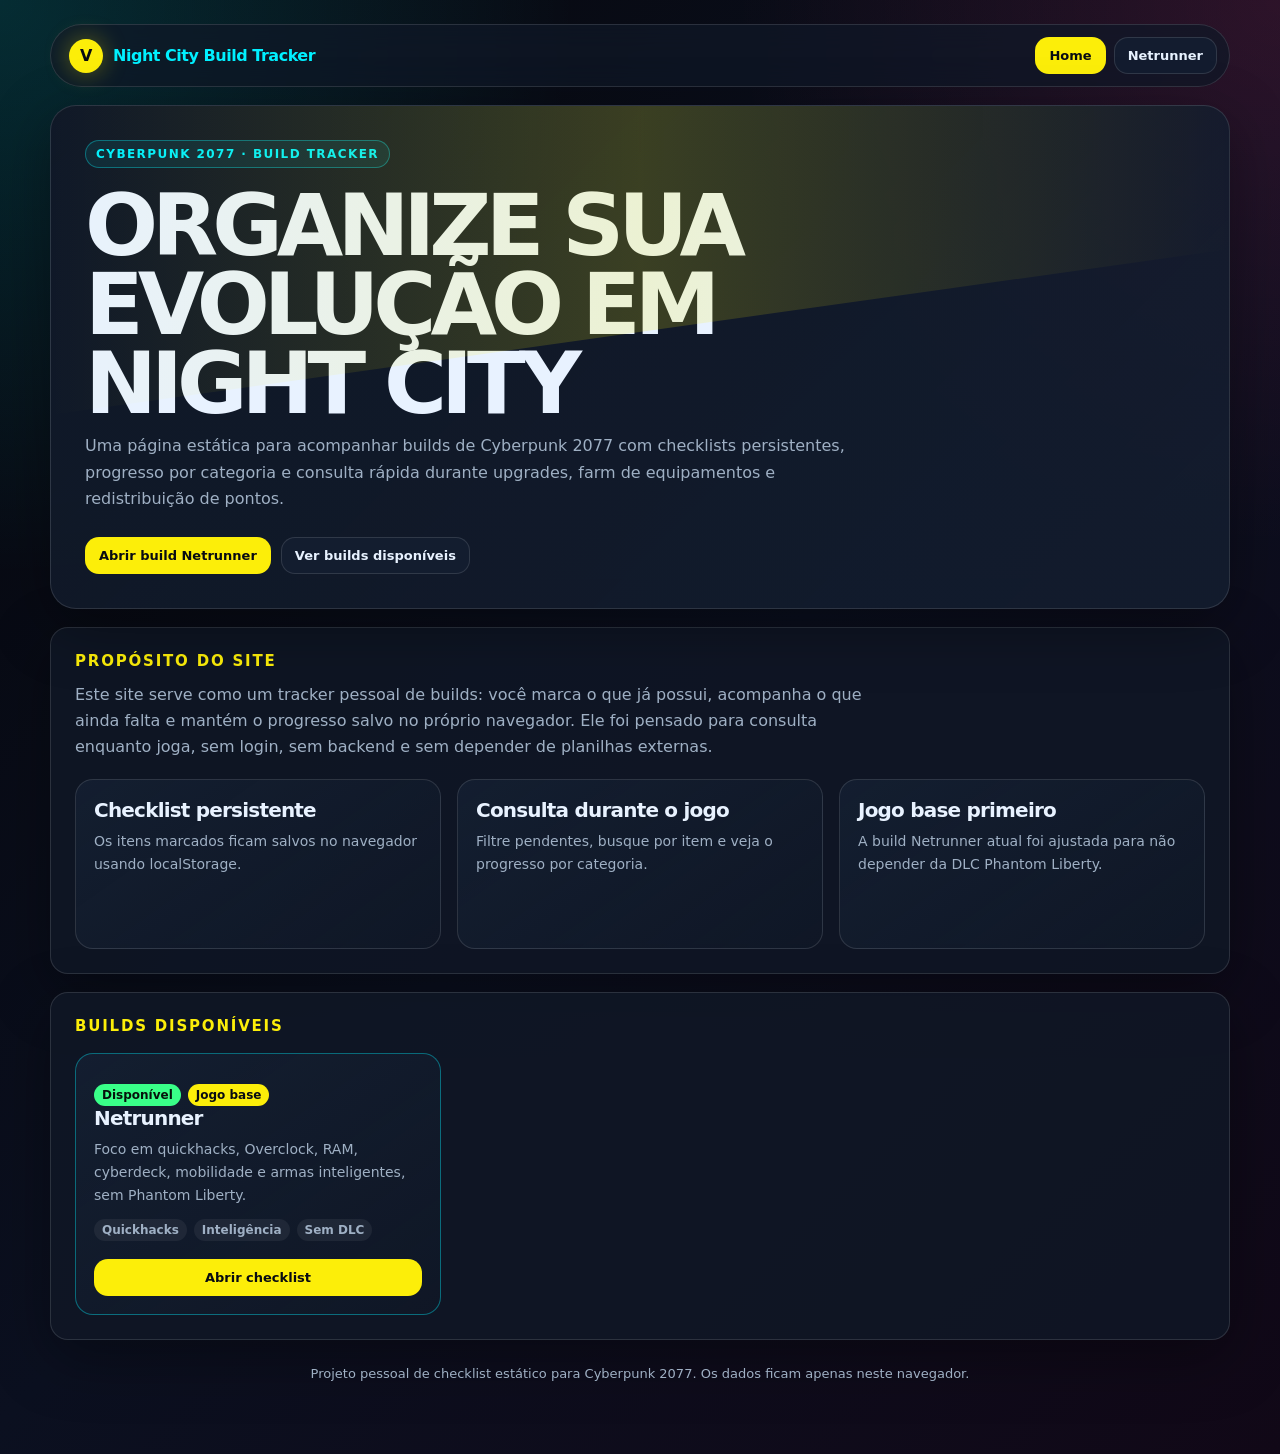
<file: index.html>
<!doctype html>
<html lang="pt-BR">
  <head>
    <meta charset="utf-8" />
    <meta name="viewport" content="width=device-width, initial-scale=1" />
    <title>Cyberpunk 2077 — Build Tracker</title>
    <link rel="stylesheet" href="./assets/styles.css" />
  </head>
  <body>
    <main class="app">
      <header class="topbar">
        <a class="brand" href="./index.html">
          <span class="brand-mark">V</span>
          <span>Night City Build Tracker</span>
        </a>
        <nav class="nav-actions" aria-label="Navegação principal">
          <a class="button primary" href="./index.html">Home</a>
          <a class="button" href="./builds/netrunner.html">Netrunner</a>
        </nav>
      </header>

      <section class="hero">
        <div class="kicker">Cyberpunk 2077 · Build Tracker</div>
        <h1>Organize sua evolução em Night City</h1>
        <p>
          Uma página estática para acompanhar builds de Cyberpunk 2077 com
          checklists persistentes, progresso por categoria e consulta rápida
          durante upgrades, farm de equipamentos e redistribuição de pontos.
        </p>
        <div class="hero-actions">
          <a class="button primary" href="./builds/netrunner.html"
            >Abrir build Netrunner</a
          >
          <a class="button" href="#builds">Ver builds disponíveis</a>
        </div>
      </section>

      <section class="home-section">
        <h2>Propósito do site</h2>
        <p>
          Este site serve como um tracker pessoal de builds: você marca o que já
          possui, acompanha o que ainda falta e mantém o progresso salvo no
          próprio navegador. Ele foi pensado para consulta enquanto joga, sem
          login, sem backend e sem depender de planilhas externas.
        </p>
        <div class="home-grid">
          <article class="feature-card">
            <strong>Checklist persistente</strong>
            <p>
              Os itens marcados ficam salvos no navegador usando localStorage.
            </p>
          </article>
          <article class="feature-card">
            <strong>Consulta durante o jogo</strong>
            <p>
              Filtre pendentes, busque por item e veja o progresso por
              categoria.
            </p>
          </article>
          <article class="feature-card">
            <strong>Jogo base primeiro</strong>
            <p>
              A build Netrunner atual foi ajustada para não depender da DLC
              Phantom Liberty.
            </p>
          </article>
        </div>
      </section>

      <section id="builds" class="home-section">
        <h2>Builds disponíveis</h2>
        <div class="home-grid">
          <article class="build-card available">
            <div>
              <div class="tag-row">
                <span class="tag success">Disponível</span
                ><span class="tag priority">Jogo base</span>
              </div>
              <h3>Netrunner</h3>
              <p>
                Foco em quickhacks, Overclock, RAM, cyberdeck, mobilidade e
                armas inteligentes, sem Phantom Liberty.
              </p>
              <div class="tag-row">
                <span class="tag">Quickhacks</span>
                <span class="tag">Inteligência</span>
                <span class="tag">Sem DLC</span>
              </div>
            </div>
            <a class="button primary" href="./builds/netrunner.html"
              >Abrir checklist</a
            >
          </article>

          <!-- <article class="build-card locked">
          <div>
            <div class="tag-row"><span class="tag soon">Planejada</span></div>
            <h3>Solo / Berserk</h3>
            <p>Espaço reservado para uma build focada em Body, resistência, armas pesadas e combate direto.</p>
            <div class="tag-row"><span class="tag">Body</span><span class="tag">Shotguns</span><span class="tag">Melee</span></div>
          </div>
          <button type="button" disabled>Em breve</button>
        </article>

        <article class="build-card locked">
          <div>
            <div class="tag-row"><span class="tag soon">Planejada</span></div>
            <h3>Shinobi / Sandevistan</h3>
            <p>Espaço reservado para uma build de Reflexes, katanas, mobilidade, crítico e Sandevistan.</p>
            <div class="tag-row"><span class="tag">Reflexes</span><span class="tag">Katana</span><span class="tag">Speed</span></div>
          </div>
          <button type="button" disabled>Em breve</button>
        </article> -->
        </div>
      </section>

      <p class="footer">
        Projeto pessoal de checklist estático para Cyberpunk 2077. Os dados
        ficam apenas neste navegador.
      </p>
    </main>
  </body>
</html>
</file>
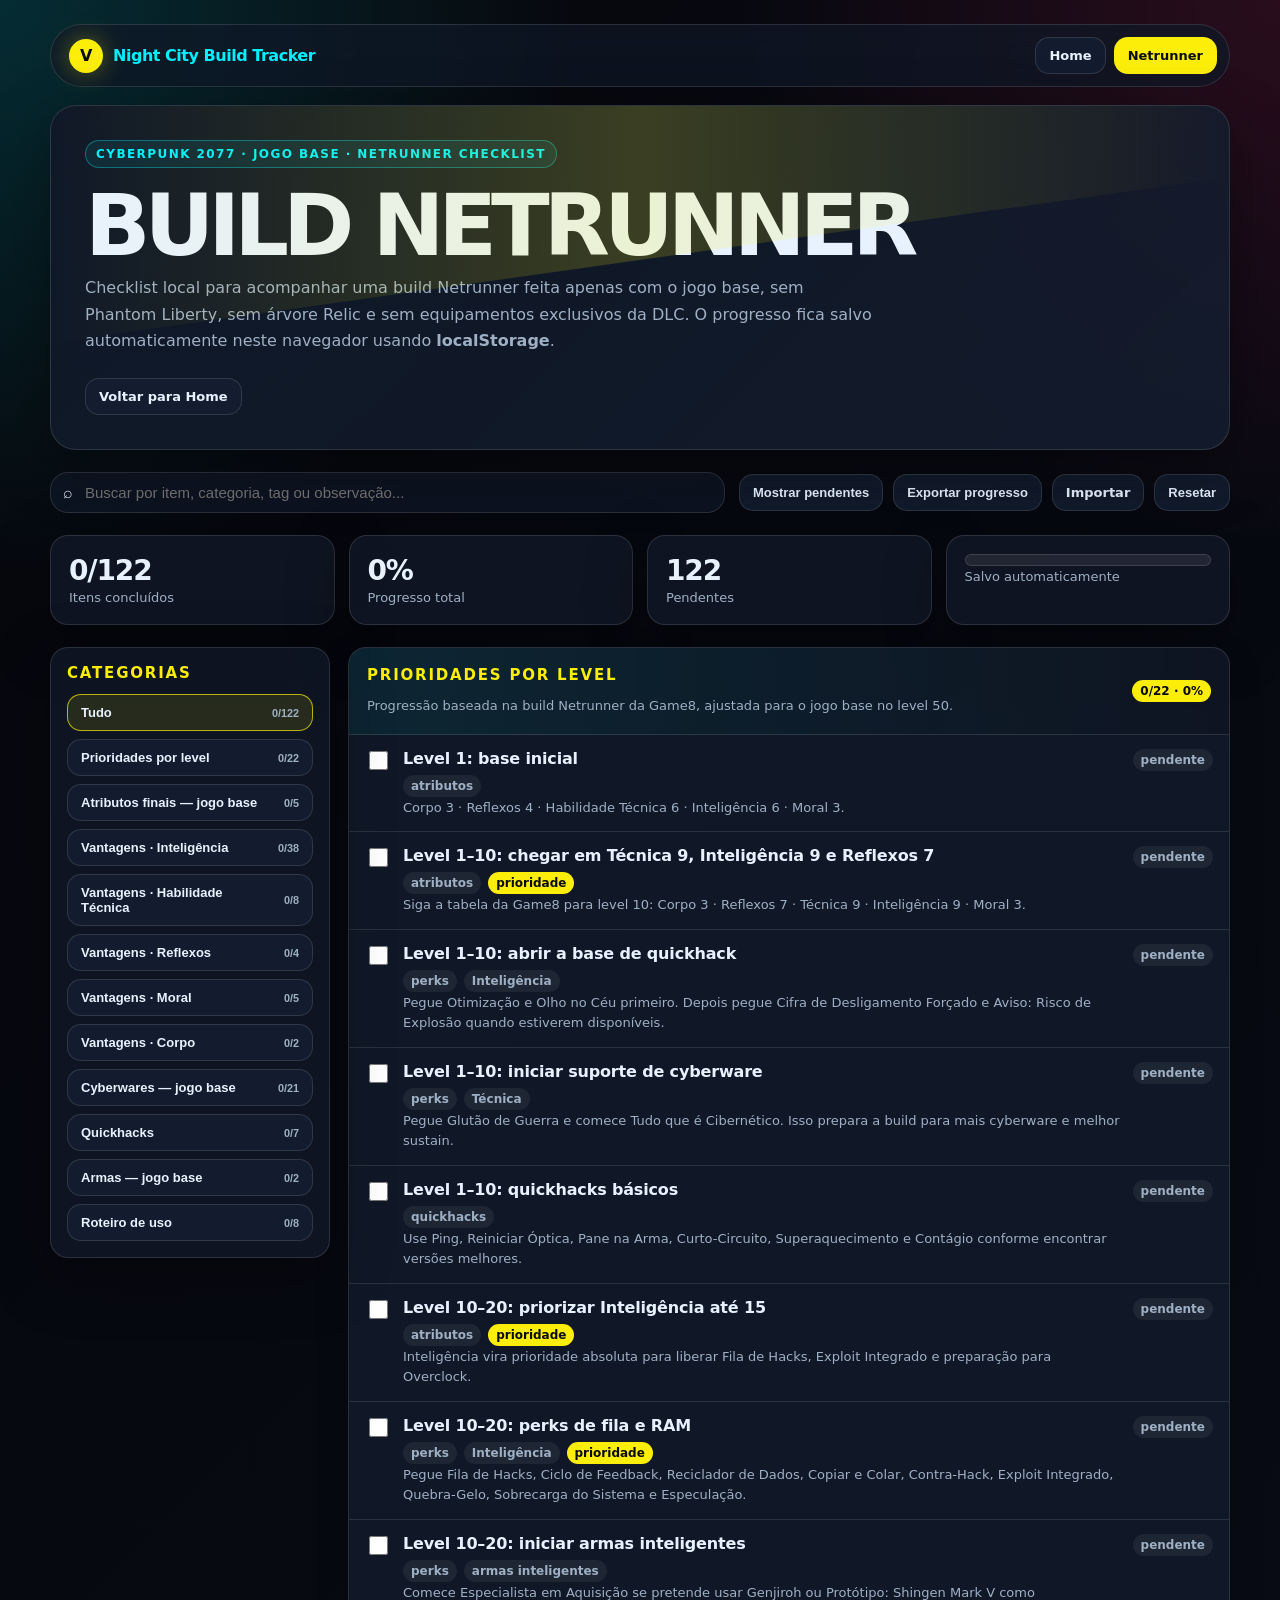
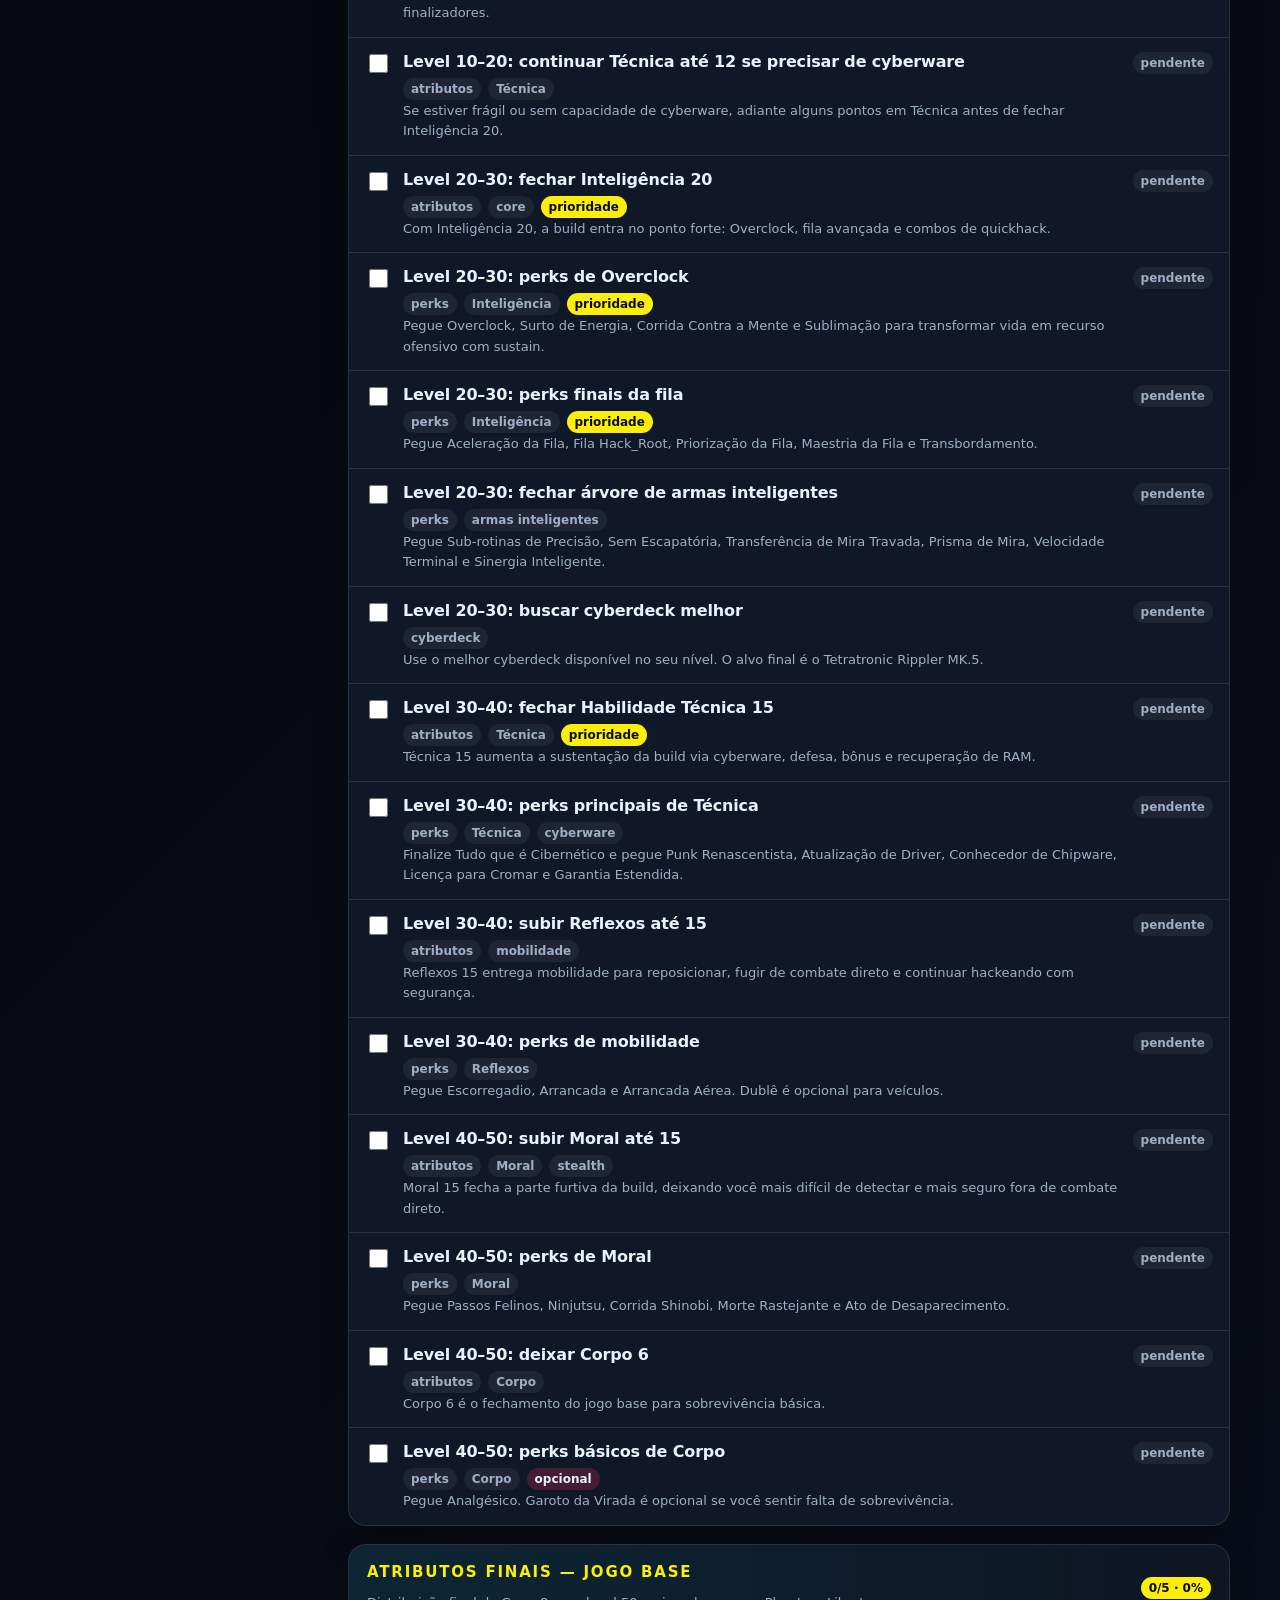
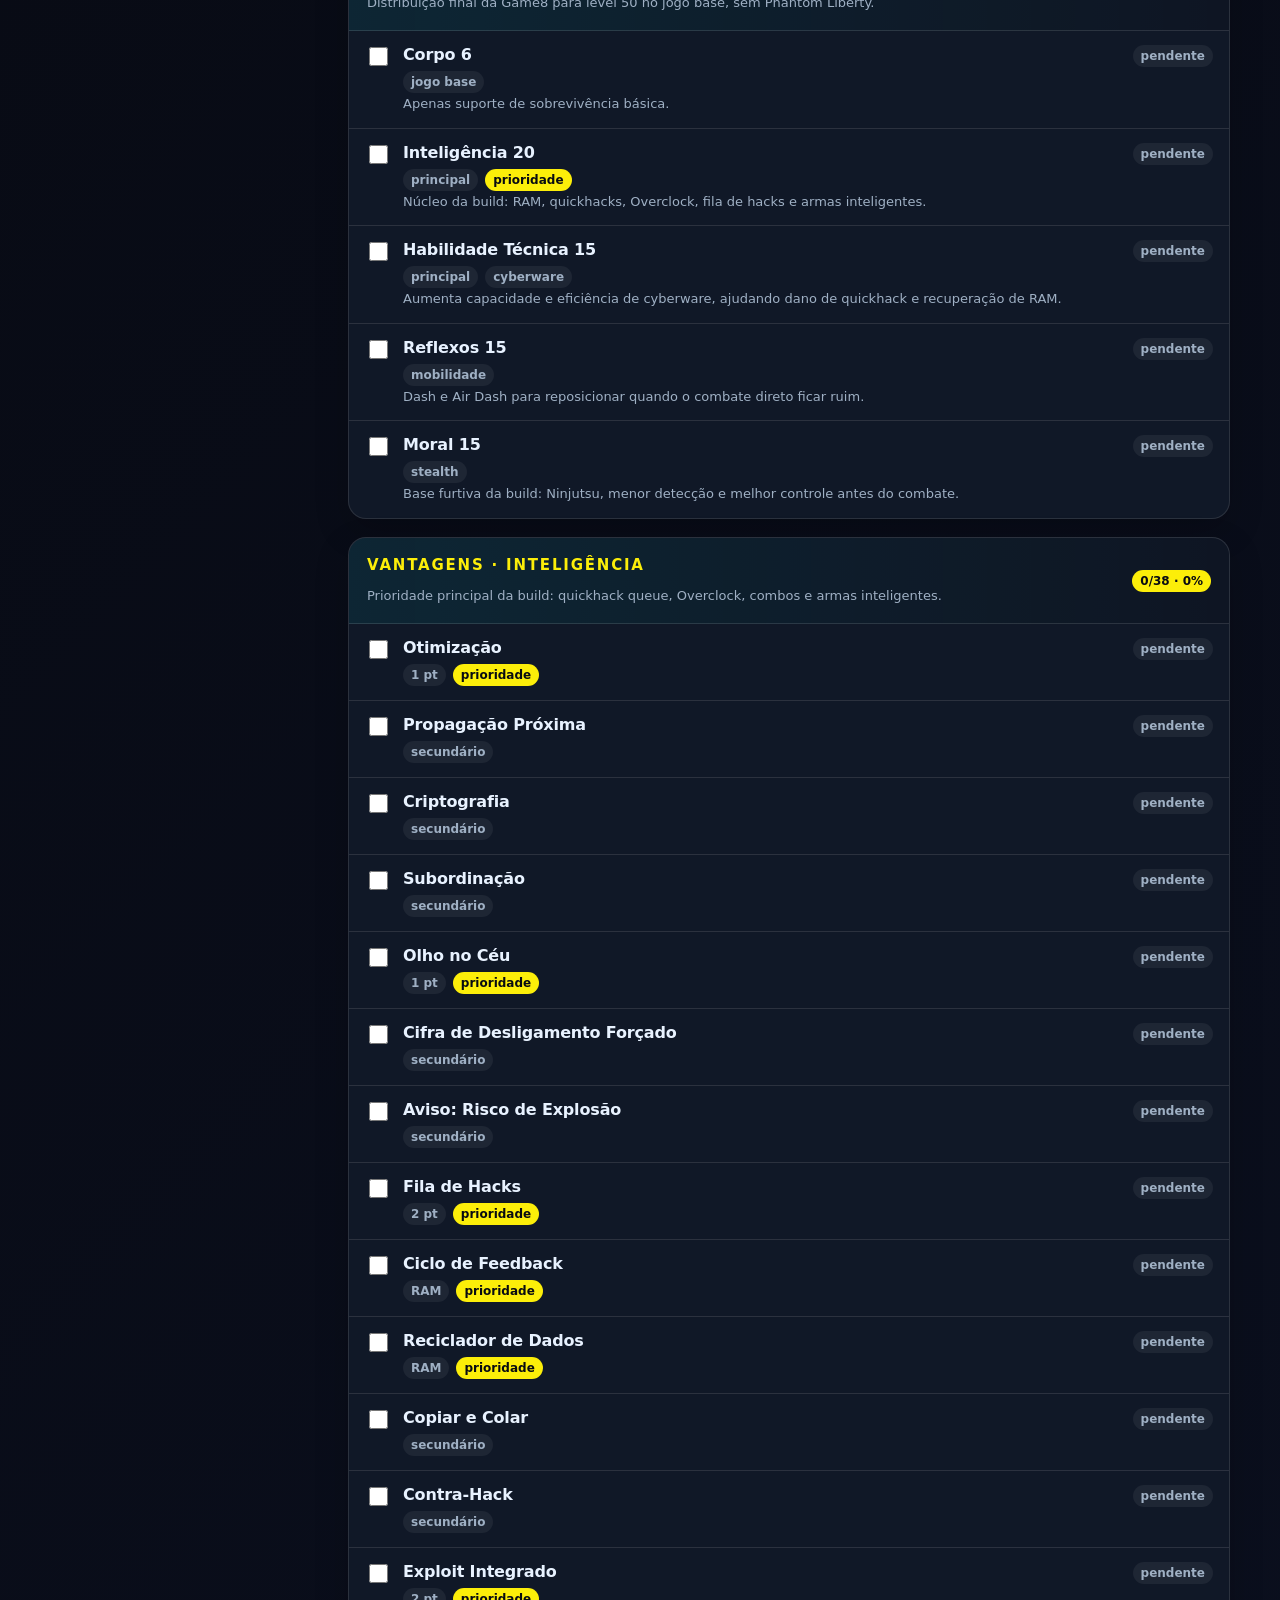
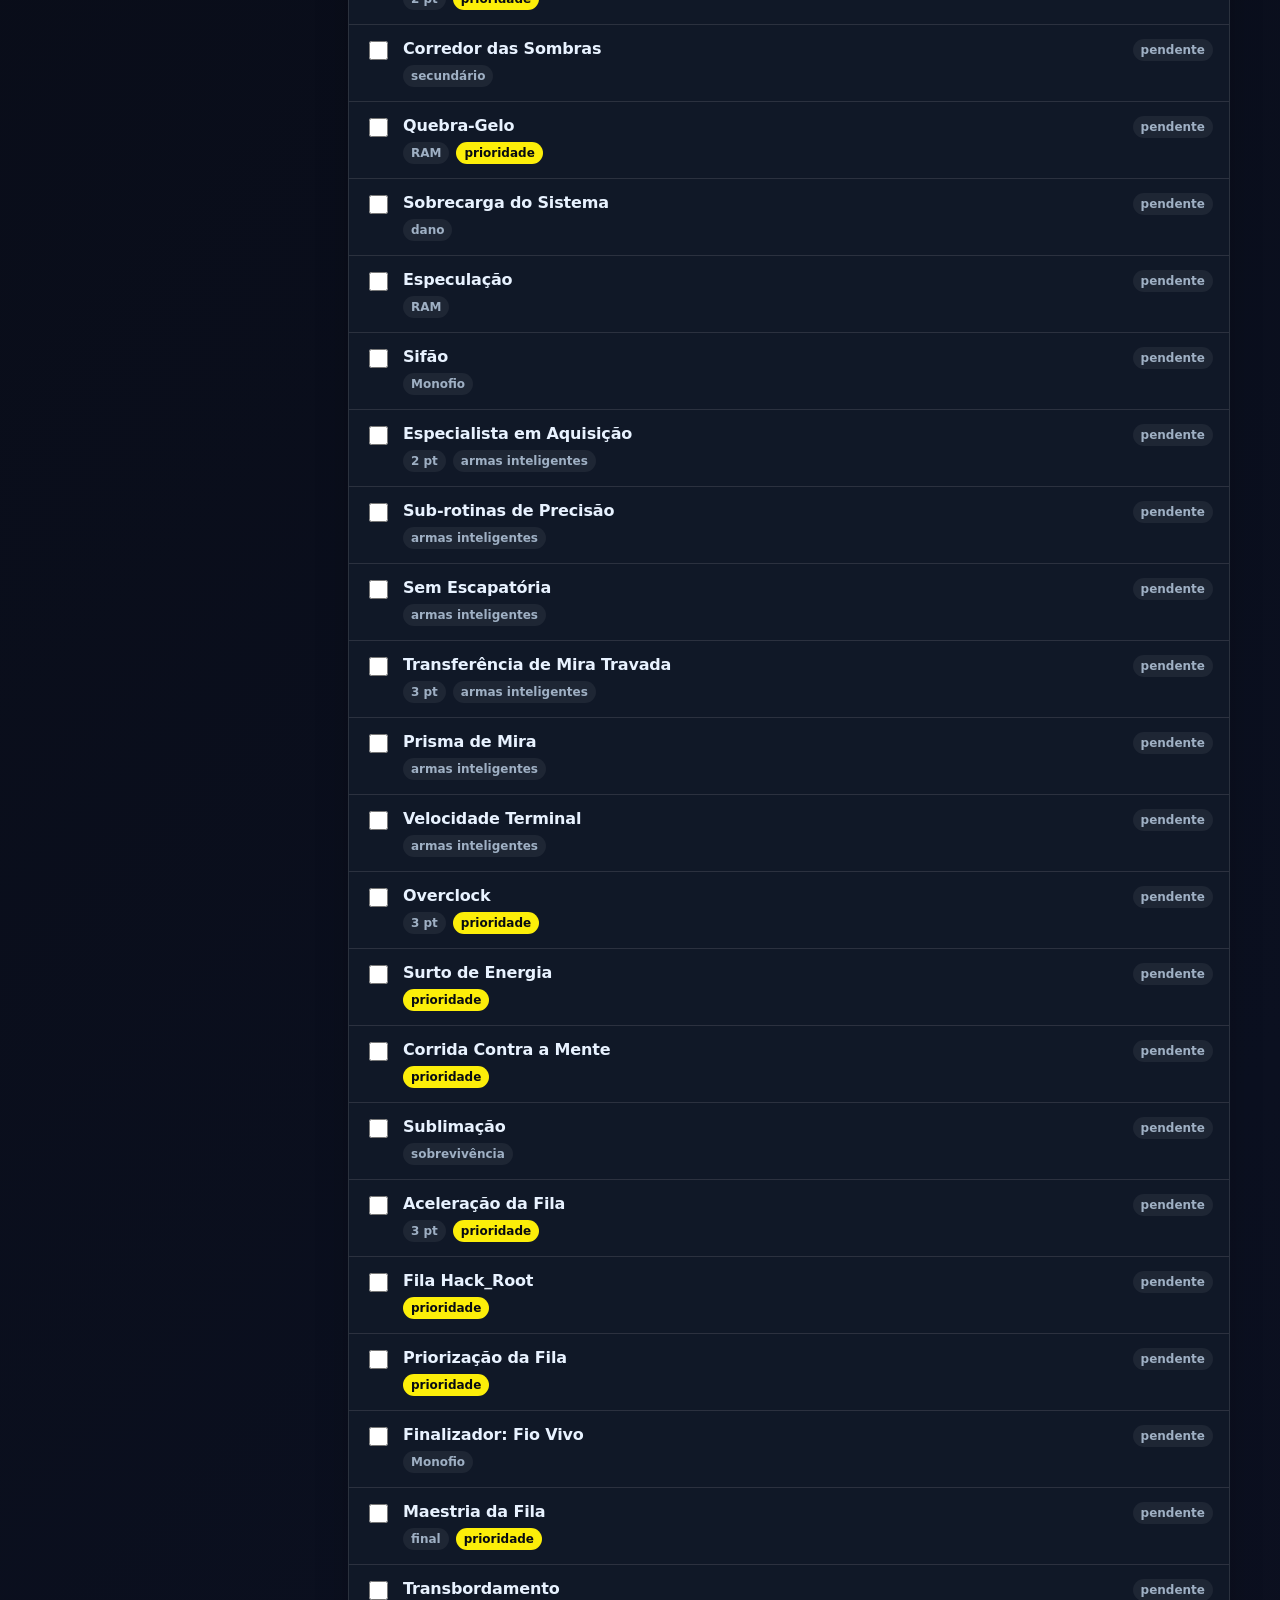
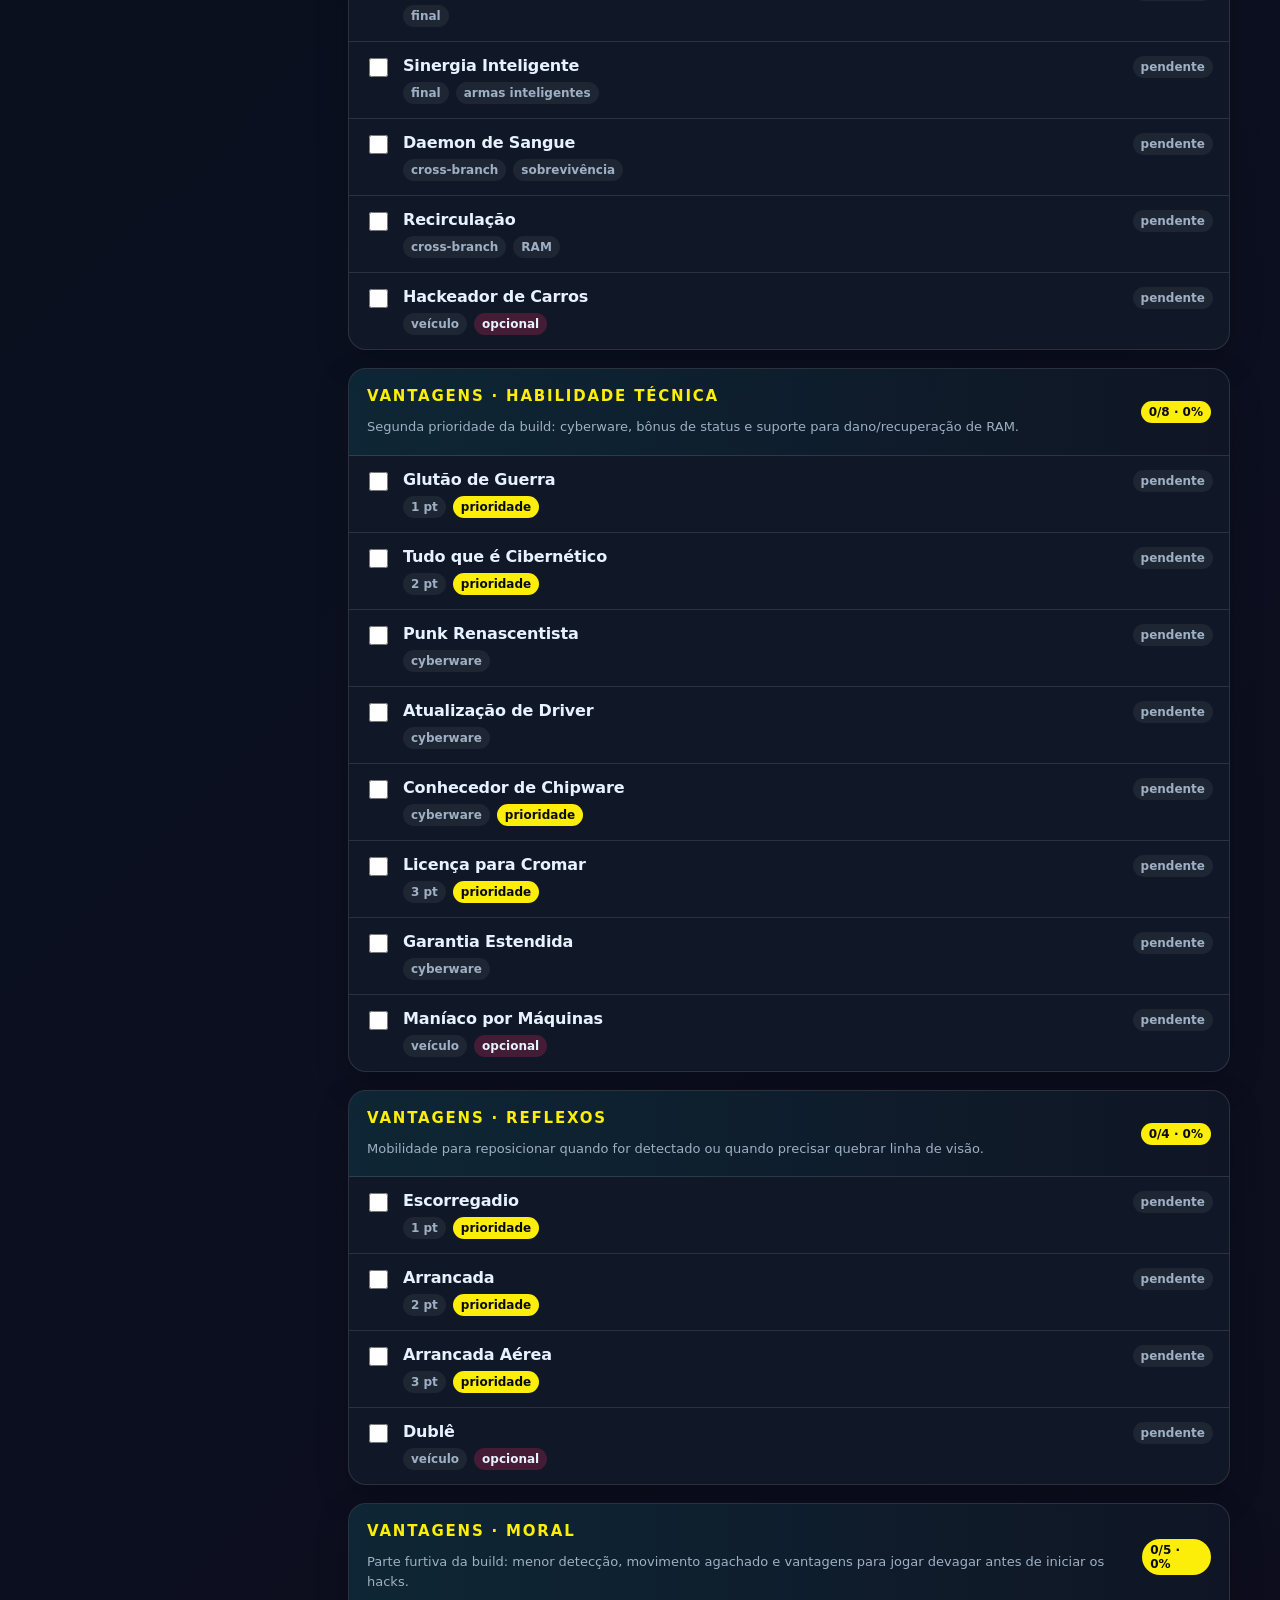
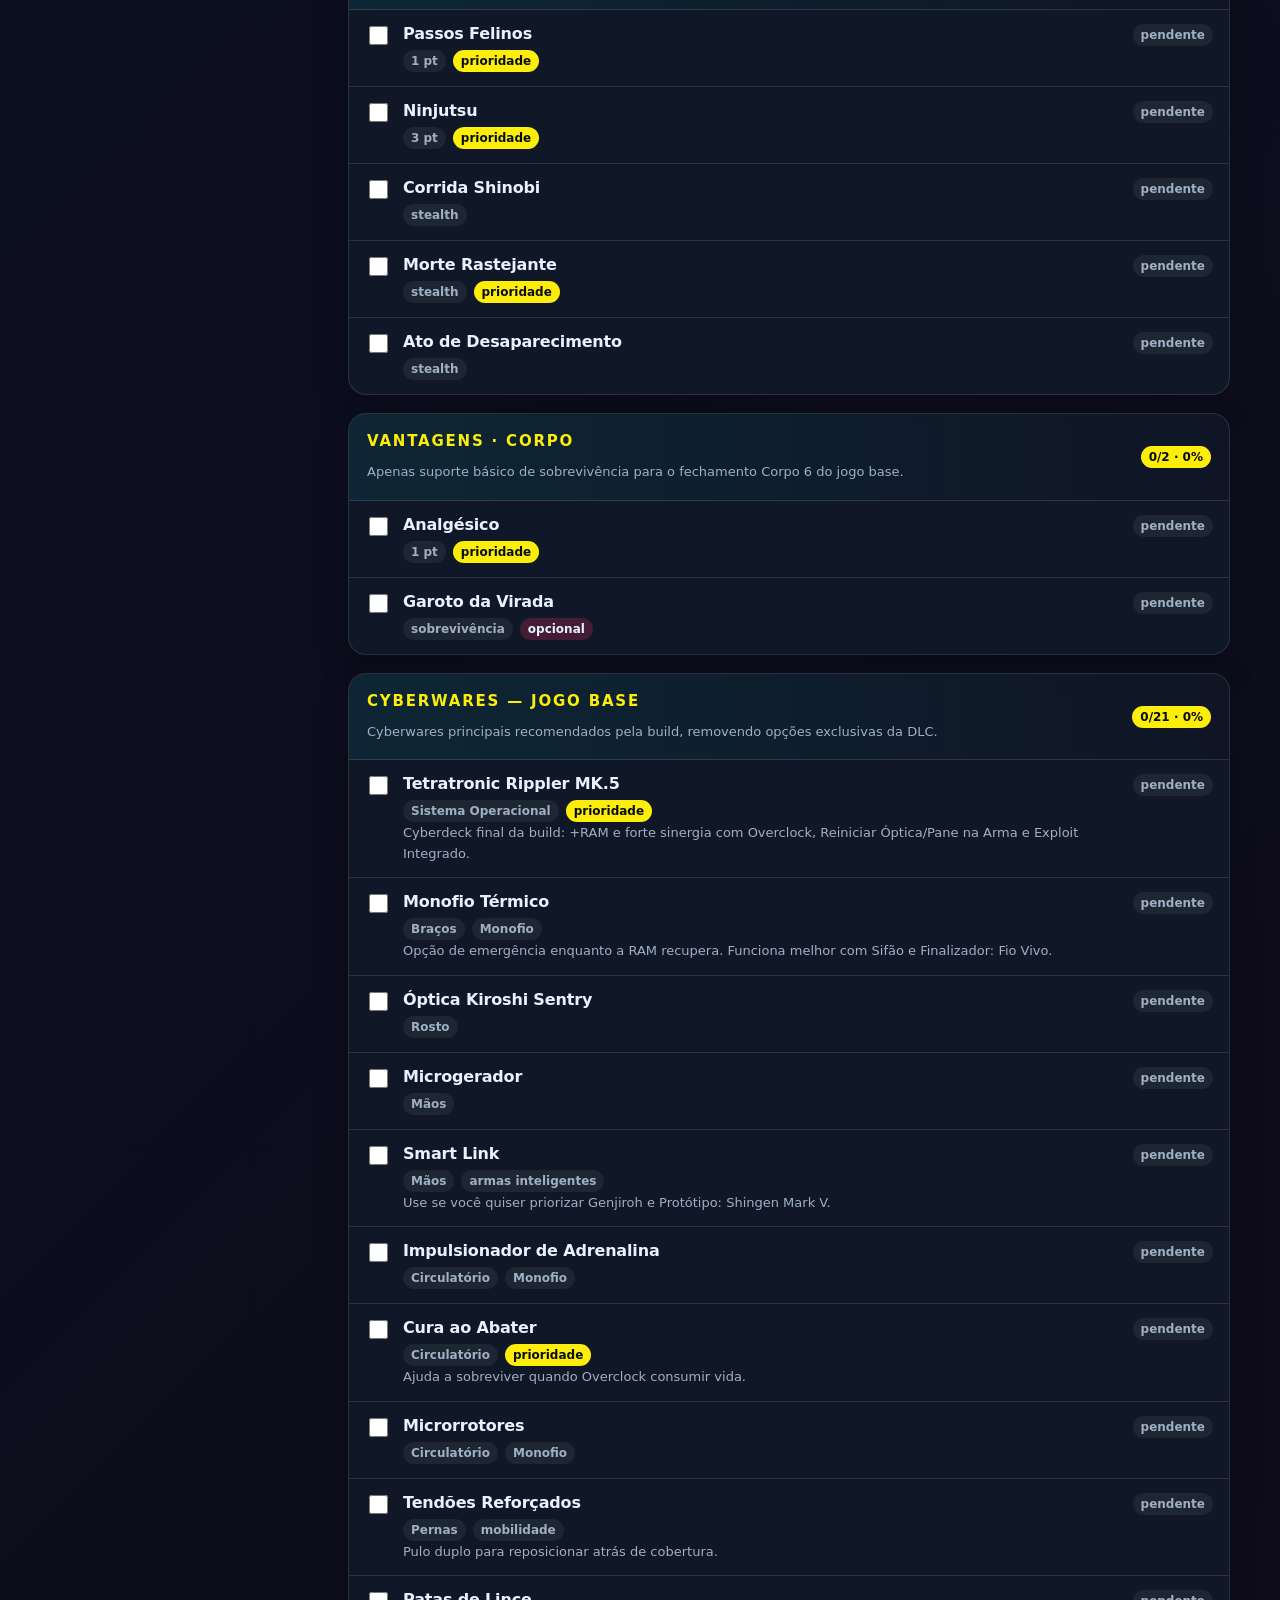
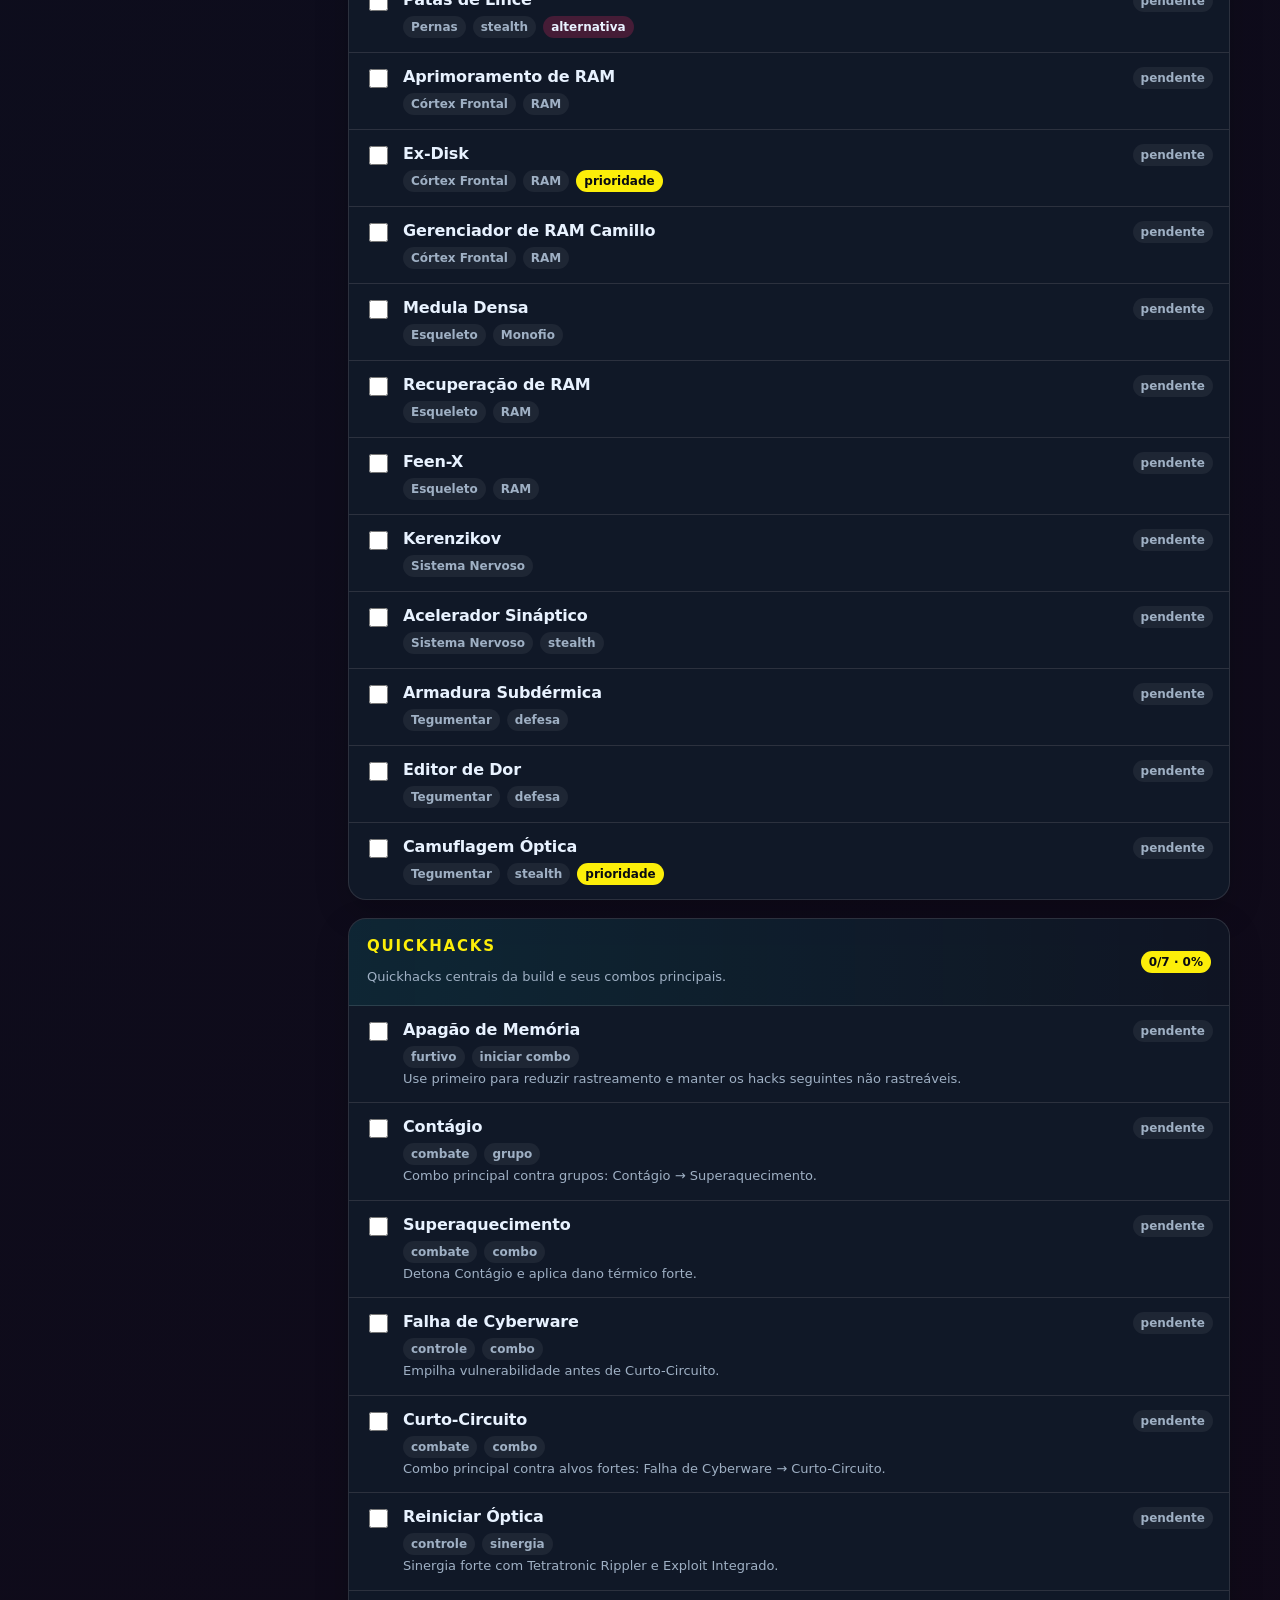
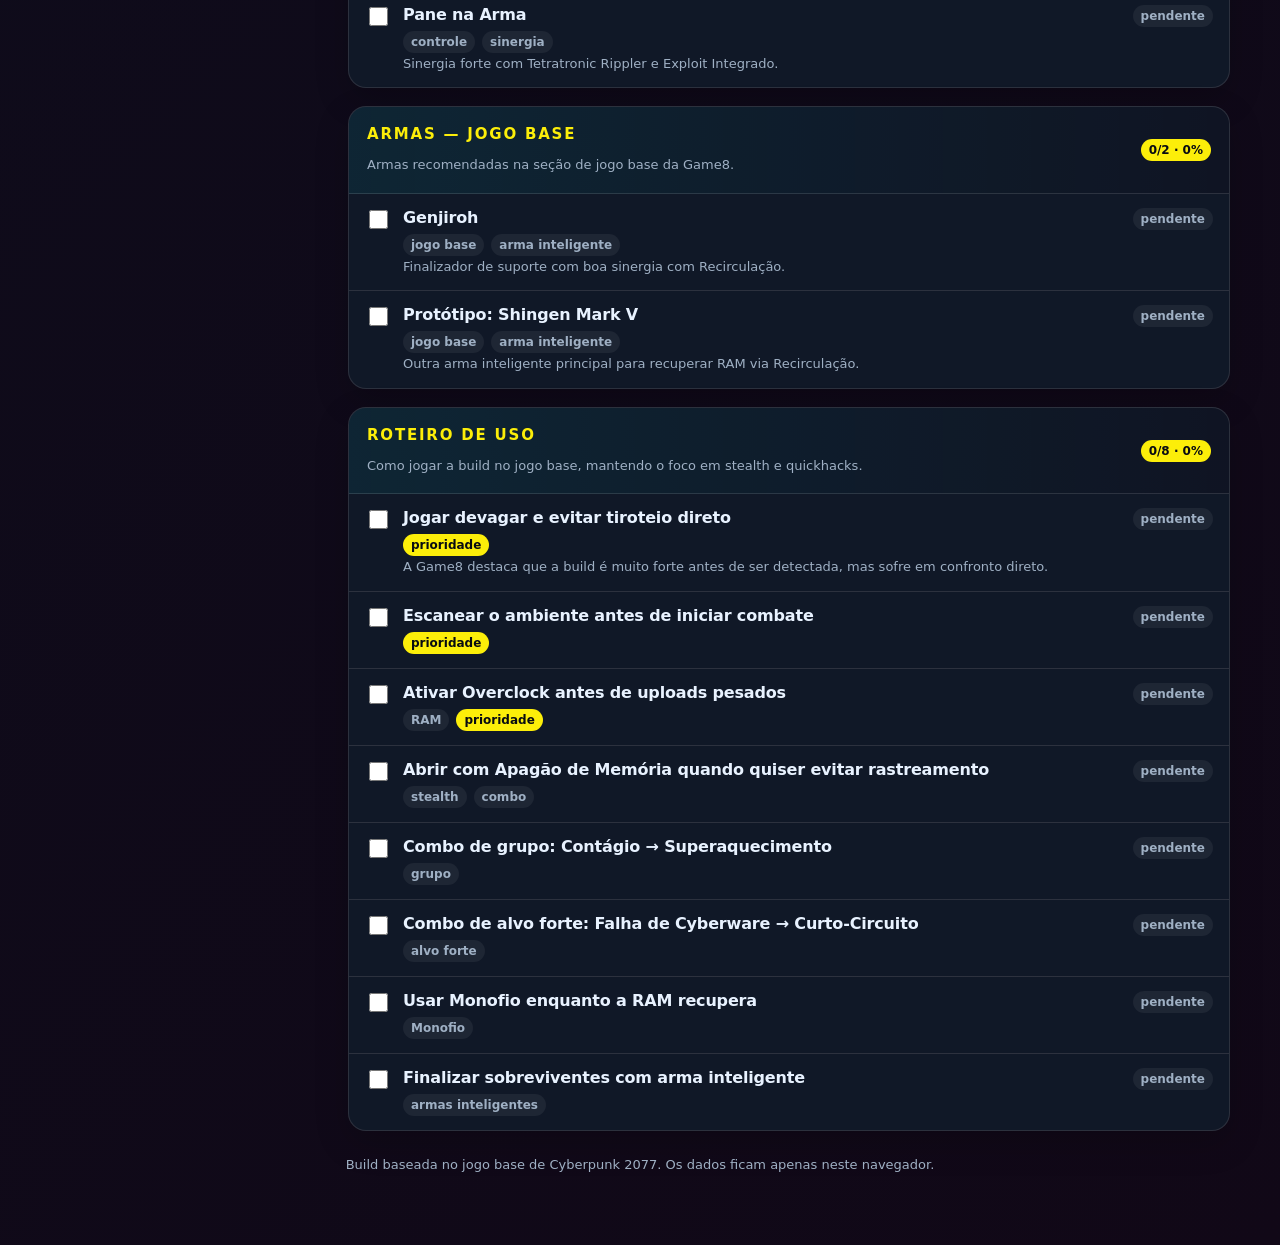
<file: builds/netrunner.html>
<!doctype html>
<html lang="pt-BR">
<head>
  <meta charset="utf-8" />
  <meta name="viewport" content="width=device-width, initial-scale=1" />
  <title>Cyberpunk 2077 — Checklist Netrunner Base Game</title>
  <link rel="stylesheet" href="../assets/styles.css" />
</head>
<body>
  <main class="app">
    <header class="topbar">
      <a class="brand" href="../index.html">
        <span class="brand-mark">V</span>
        <span>Night City Build Tracker</span>
      </a>
      <nav class="nav-actions" aria-label="Navegação principal">
        <a class="button" href="../index.html">Home</a>
        <a class="button primary" href="./netrunner.html">Netrunner</a>
      </nav>
    </header>

    <section class="hero">
      <div class="kicker">Cyberpunk 2077 · Jogo base · Netrunner Checklist</div>
      <h1>Build Netrunner</h1>
      <p>
        Checklist local para acompanhar uma build Netrunner feita apenas com o jogo base,
        sem Phantom Liberty, sem árvore Relic e sem equipamentos exclusivos da DLC.
        O progresso fica salvo automaticamente neste navegador usando <strong>localStorage</strong>.
      </p>
      <div class="hero-actions">
        <a class="button" href="../index.html">Voltar para Home</a>
      </div>
    </section>

    <section class="toolbar" aria-label="Ferramentas">
      <label class="search-wrap" aria-label="Buscar item">
        <span>⌕</span>
        <input id="searchInput" type="search" placeholder="Buscar por item, categoria, tag ou observação..." autocomplete="off" />
      </label>
      <div class="actions">
        <button id="togglePendingBtn" type="button">Mostrar pendentes</button>
        <button id="exportBtn" type="button">Exportar progresso</button>
        <label class="file-label" for="importInput">Importar</label>
        <input id="importInput" type="file" accept="application/json" />
        <button id="resetBtn" class="danger" type="button">Resetar</button>
      </div>
    </section>

    <section class="stats" aria-label="Resumo de progresso">
      <div class="stat"><strong id="totalDone">0/0</strong><span>Itens concluídos</span></div>
      <div class="stat"><strong id="percentDone">0%</strong><span>Progresso total</span></div>
      <div class="stat"><strong id="pendingCount">0</strong><span>Pendentes</span></div>
      <div class="stat"><div class="progress" aria-label="Barra de progresso"><div id="progressBar"></div></div><span>Salvo automaticamente</span></div>
    </section>

    <section class="layout">
      <aside class="sidebar">
        <h2>Categorias</h2>
        <div id="tabs" class="tabs"></div>
      </aside>
      <section id="content" class="content"></section>
    </section>

    <p class="footer">
      Build baseada no jogo base de Cyberpunk 2077. Os dados ficam apenas neste navegador.
    </p>
  </main>

  <script src="../assets/netrunner-data.js"></script>
  <script src="../assets/build-tracker.js"></script>
</body>
</html>
</file>
<file: assets/styles.css>
:root {
  --bg: #080b12;
  --panel: #101827;
  --panel-2: #141f31;
  --text: #e8f2ff;
  --muted: #9fb0c4;
  --line: rgba(255, 255, 255, 0.12);
  --neon: #fcee09;
  --cyan: #00f0ff;
  --pink: #ff2a6d;
  --green: #39ff88;
  --danger: #ff4d4d;
  --shadow: 0 18px 60px rgba(0, 0, 0, 0.35);
  --radius: 18px;
}

* { box-sizing: border-box; }

body {
  margin: 0;
  min-height: 100vh;
  font-family: Inter, ui-sans-serif, system-ui, -apple-system, BlinkMacSystemFont, "Segoe UI", sans-serif;
  color: var(--text);
  background:
    radial-gradient(circle at top left, rgba(0, 240, 255, 0.16), transparent 36rem),
    radial-gradient(circle at top right, rgba(255, 42, 109, 0.14), transparent 34rem),
    linear-gradient(135deg, #06070c 0%, #0b1020 52%, #110817 100%);
}

a { color: var(--cyan); text-decoration: none; }

.app {
  width: min(1180px, calc(100% - 32px));
  margin: 0 auto;
  padding: 24px 0 56px;
}

.topbar {
  display: flex;
  align-items: center;
  justify-content: space-between;
  gap: 14px;
  margin-bottom: 18px;
  padding: 12px;
  border: 1px solid var(--line);
  border-radius: 999px;
  background: rgba(16, 24, 39, 0.72);
  backdrop-filter: blur(14px);
}

.brand {
  display: flex;
  align-items: center;
  gap: 10px;
  padding-left: 6px;
  font-weight: 900;
  letter-spacing: -0.03em;
}

.brand-mark {
  display: grid;
  place-items: center;
  width: 34px;
  height: 34px;
  border-radius: 50%;
  color: #080b12;
  background: var(--neon);
  box-shadow: 0 0 24px rgba(252, 238, 9, 0.35);
}

.nav-actions {
  display: flex;
  gap: 8px;
  align-items: center;
}

.hero, .home-section, .panel, .sidebar, .stat {
  border: 1px solid var(--line);
  background: rgba(16, 24, 39, 0.82);
  box-shadow: var(--shadow);
}

.hero {
  position: relative;
  overflow: hidden;
  padding: 34px;
  border-radius: 26px;
  background: linear-gradient(135deg, rgba(16, 24, 39, 0.96), rgba(20, 31, 49, 0.8));
}

.hero::before {
  content: "";
  position: absolute;
  inset: -2px;
  pointer-events: none;
  background: linear-gradient(90deg, transparent, rgba(252, 238, 9, 0.18), transparent);
  transform: skewY(-8deg) translateY(-55%);
}

.kicker {
  display: inline-flex;
  align-items: center;
  gap: 8px;
  padding: 6px 10px;
  border: 1px solid rgba(0, 240, 255, 0.35);
  border-radius: 999px;
  color: var(--cyan);
  background: rgba(0, 240, 255, 0.08);
  font-size: 12px;
  font-weight: 800;
  letter-spacing: 0.12em;
  text-transform: uppercase;
}

h1 {
  margin: 18px 0 10px;
  max-width: 880px;
  font-size: clamp(38px, 7vw, 86px);
  line-height: 0.92;
  letter-spacing: -0.07em;
  text-transform: uppercase;
}

.hero p, .home-section p {
  max-width: 790px;
  margin: 0;
  color: var(--muted);
  font-size: 16px;
  line-height: 1.65;
}

.hero-actions {
  display: flex;
  flex-wrap: wrap;
  gap: 10px;
  margin-top: 24px;
}

.home-grid {
  display: grid;
  grid-template-columns: repeat(3, 1fr);
  gap: 16px;
  margin-top: 18px;
}

.home-section {
  margin-top: 18px;
  padding: 24px;
  border-radius: var(--radius);
}

.home-section h2, .sidebar h2, .panel h2 {
  margin: 0 0 12px;
  font-size: 15px;
  color: var(--neon);
  text-transform: uppercase;
  letter-spacing: 0.12em;
}

.feature-card, .build-card {
  min-height: 170px;
  padding: 18px;
  border: 1px solid var(--line);
  border-radius: var(--radius);
  background: linear-gradient(145deg, rgba(20, 31, 49, 0.92), rgba(16, 24, 39, 0.72));
}

.feature-card strong, .build-card h3 {
  display: block;
  margin: 0 0 8px;
  font-size: 20px;
  letter-spacing: -0.04em;
}

.feature-card p, .build-card p {
  margin: 0;
  font-size: 14px;
}

.build-card {
  display: flex;
  flex-direction: column;
  justify-content: space-between;
  gap: 18px;
  min-height: 230px;
}

.build-card.available { border-color: rgba(0, 240, 255, 0.38); }
.build-card.locked { opacity: 0.72; }

.tag-row {
  display: flex;
  flex-wrap: wrap;
  gap: 7px;
  margin-top: 12px;
}

.toolbar {
  display: grid;
  grid-template-columns: 1fr auto;
  gap: 14px;
  margin: 22px 0;
  align-items: center;
}

.search-wrap {
  display: flex;
  gap: 10px;
  align-items: center;
  padding: 10px 12px;
  border: 1px solid var(--line);
  border-radius: var(--radius);
  background: rgba(16, 24, 39, 0.78);
}

.search-wrap input {
  width: 100%;
  border: 0;
  outline: none;
  color: var(--text);
  background: transparent;
  font-size: 15px;
}

.actions {
  display: flex;
  flex-wrap: wrap;
  gap: 10px;
  justify-content: flex-end;
}

button, .button, .file-label {
  display: inline-flex;
  align-items: center;
  justify-content: center;
  border: 1px solid var(--line);
  border-radius: 14px;
  padding: 10px 13px;
  color: var(--text);
  background: rgba(20, 31, 49, 0.86);
  cursor: pointer;
  font-weight: 800;
  font-size: 13px;
  transition: transform 0.15s ease, border-color 0.15s ease, background 0.15s ease;
}

button:hover, .button:hover, .file-label:hover {
  transform: translateY(-1px);
  border-color: rgba(0, 240, 255, 0.55);
  background: rgba(0, 240, 255, 0.08);
}

.primary {
  color: #080b12;
  border-color: rgba(252, 238, 9, 0.7);
  background: var(--neon);
}

.primary:hover { background: #fff65f; }

button.danger:hover {
  border-color: rgba(255, 77, 77, 0.7);
  background: rgba(255, 77, 77, 0.1);
}

button:disabled {
  cursor: not-allowed;
  opacity: 0.55;
  transform: none;
}

input[type="file"] { display: none; }

.stats {
  display: grid;
  grid-template-columns: repeat(4, 1fr);
  gap: 14px;
  margin-bottom: 22px;
}

.stat {
  padding: 18px;
  border-radius: var(--radius);
}

.stat strong {
  display: block;
  font-size: 28px;
  letter-spacing: -0.04em;
}

.stat span {
  color: var(--muted);
  font-size: 13px;
}

.progress {
  height: 12px;
  overflow: hidden;
  border-radius: 999px;
  background: rgba(255, 255, 255, 0.08);
  border: 1px solid var(--line);
}

.progress > div {
  height: 100%;
  width: 0%;
  border-radius: 999px;
  background: linear-gradient(90deg, var(--cyan), var(--green), var(--neon));
  transition: width 0.22s ease;
}

.layout {
  display: grid;
  grid-template-columns: 280px 1fr;
  gap: 18px;
  align-items: start;
}

.sidebar {
  position: sticky;
  top: 16px;
  padding: 16px;
  border-radius: var(--radius);
}

.tabs {
  display: grid;
  gap: 8px;
}

.tab {
  display: flex;
  align-items: center;
  justify-content: space-between;
  gap: 10px;
  width: 100%;
  text-align: left;
}

.tab.active {
  border-color: rgba(252, 238, 9, 0.7);
  background: rgba(252, 238, 9, 0.1);
}

.tab small {
  color: var(--muted);
  font-weight: 800;
}

.content {
  display: grid;
  gap: 18px;
}

.panel {
  border-radius: var(--radius);
  overflow: hidden;
  box-shadow: 0 12px 34px rgba(0, 0, 0, 0.18);
}

.panel-header {
  display: flex;
  align-items: center;
  justify-content: space-between;
  gap: 14px;
  padding: 18px;
  border-bottom: 1px solid var(--line);
  background: linear-gradient(90deg, rgba(0, 240, 255, 0.08), transparent);
}

.panel-header p {
  margin: 4px 0 0;
  color: var(--muted);
  font-size: 13px;
  line-height: 1.5;
}

.item-list {
  display: grid;
  gap: 1px;
  background: var(--line);
}

.item {
  display: grid;
  grid-template-columns: auto 1fr auto;
  gap: 12px;
  align-items: start;
  padding: 14px 16px;
  background: rgba(16, 24, 39, 0.98);
}

.item input[type="checkbox"] {
  width: 19px;
  height: 19px;
  margin-top: 2px;
  accent-color: var(--cyan);
  cursor: pointer;
}

.item-title {
  font-weight: 800;
  letter-spacing: -0.01em;
}

.item-meta {
  display: flex;
  flex-wrap: wrap;
  gap: 7px;
  margin-top: 7px;
}

.tag {
  display: inline-flex;
  align-items: center;
  padding: 4px 8px;
  border-radius: 999px;
  color: var(--muted);
  background: rgba(255, 255, 255, 0.06);
  font-size: 12px;
  font-weight: 800;
}

.tag.priority { color: #080b12; background: var(--neon); }
.tag.optional { color: var(--text); background: rgba(255, 42, 109, 0.22); }
.tag.success { color: #06120b; background: var(--green); }
.tag.soon { color: var(--text); background: rgba(0, 240, 255, 0.16); }

.item-note {
  margin-top: 8px;
  color: var(--muted);
  font-size: 13px;
  line-height: 1.5;
}

.item.done .item-title {
  color: var(--green);
  text-decoration: line-through;
  text-decoration-thickness: 2px;
  text-decoration-color: rgba(57, 255, 136, 0.55);
}

.empty {
  padding: 28px;
  color: var(--muted);
  text-align: center;
  background: rgba(16, 24, 39, 0.98);
}

.footer {
  margin-top: 24px;
  color: var(--muted);
  font-size: 13px;
  line-height: 1.6;
  text-align: center;
}

@media (max-width: 920px) {
  .toolbar, .layout, .home-grid { grid-template-columns: 1fr; }
  .actions { justify-content: stretch; }
  .actions > * { flex: 1; text-align: center; }
  .stats { grid-template-columns: repeat(2, 1fr); }
  .sidebar { position: static; }
  .topbar { border-radius: 22px; align-items: flex-start; flex-direction: column; }
  .nav-actions { width: 100%; flex-wrap: wrap; }
  .nav-actions a { flex: 1; }
}

@media (max-width: 560px) {
  .app { width: min(100% - 20px, 1180px); padding-top: 12px; }
  .hero { padding: 22px; }
  .stats { grid-template-columns: 1fr; }
  .item { grid-template-columns: auto 1fr; }
  .item > .tag { grid-column: 2; justify-self: start; }
}
</file>
